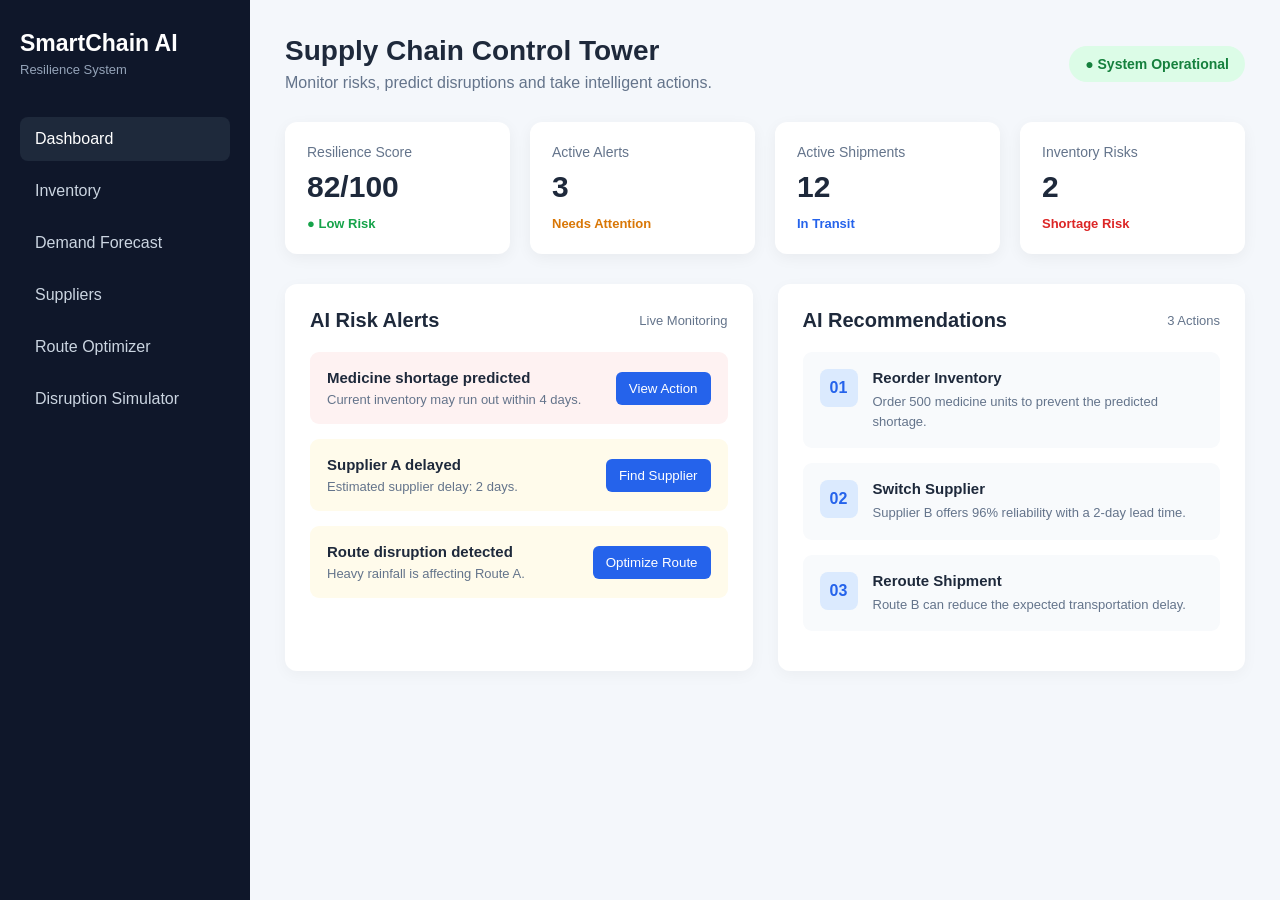
<file: frontend/index.html>
<!DOCTYPE html>
<html lang="en">

<head>
    <meta charset="UTF-8">
    <meta name="viewport" content="width=device-width, initial-scale=1.0">

    <title>SmartChain AI | Supply Chain Control Tower</title>

    <link rel="stylesheet" href="css/style.css">
</head>

<body>

    <!-- SIDEBAR -->
    <aside class="sidebar">

        <div class="logo">
            <h2>SmartChain AI</h2>
            <p>Resilience System</p>
        </div>

        <nav>
            <a href="#" class="active">Dashboard</a>
            <a href="inventory.html">Inventory</a>
            <a href="forecast.html">Demand Forecast</a>
            <a href="suppliers.html">Suppliers</a>
            <a href="route.html">Route Optimizer</a>
            <a href="simulator.html">Disruption Simulator</a>
        </nav>

    </aside>


    <!-- MAIN CONTENT -->
    <main class="main-content">

        <!-- HEADER -->
        <header>

            <div>
                <h1>Supply Chain Control Tower</h1>
                <p>
                    Monitor risks, predict disruptions and take
                    intelligent actions.
                </p>
            </div>

            <div class="system-status">
                ● System Operational
            </div>

        </header>


        <!-- SUMMARY CARDS -->
        <section class="cards">

            <div class="card">
                <p>Resilience Score</p>

                <h2 id="resilienceScore">
                    82/100
                </h2>

                <span class="success">
                    ● Low Risk
                </span>
            </div>


            <div class="card">
                <p>Active Alerts</p>

                <h2 id="activeAlerts">
                    3
                </h2>

                <span class="warning">
                    Needs Attention
                </span>
            </div>


            <div class="card">
                <p>Active Shipments</p>

                <h2 id="shipments">
                    12
                </h2>

                <span class="info">
                    In Transit
                </span>
            </div>


            <div class="card">
                <p>Inventory Risks</p>

                <h2 id="inventoryRisk">
                    2
                </h2>

                <span class="danger">
                    Shortage Risk
                </span>
            </div>

        </section>


        <!-- DASHBOARD CONTENT -->
        <section class="dashboard-grid">

            <!-- RISK ALERTS -->
            <div class="panel">

                <div class="panel-title">
                    <h2>AI Risk Alerts</h2>
                    <span>Live Monitoring</span>
                </div>


                <div class="alert alert-danger">

                    <div>
                        <h3>Medicine shortage predicted</h3>

                        <p>
                            Current inventory may run out
                            within 4 days.
                        </p>
                    </div>

                    <button>
                        View Action
                    </button>

                </div>


                <div class="alert alert-warning">

                    <div>
                        <h3>Supplier A delayed</h3>

                        <p>
                            Estimated supplier delay:
                            2 days.
                        </p>
                    </div>

                    <button>
                        Find Supplier
                    </button>

                </div>


                <div class="alert alert-warning">

                    <div>
                        <h3>Route disruption detected</h3>

                        <p>
                            Heavy rainfall is affecting
                            Route A.
                        </p>
                    </div>

                    <button>
                        Optimize Route
                    </button>

                </div>

            </div>


            <!-- AI RECOMMENDATIONS -->
            <div class="panel">

                <div class="panel-title">
                    <h2>AI Recommendations</h2>
                    <span>3 Actions</span>
                </div>


                <div class="recommendation">

                    <div class="number">01</div>

                    <div>
                        <h3>Reorder Inventory</h3>

                        <p>
                            Order 500 medicine units to
                            prevent the predicted shortage.
                        </p>
                    </div>

                </div>


                <div class="recommendation">

                    <div class="number">02</div>

                    <div>
                        <h3>Switch Supplier</h3>

                        <p>
                            Supplier B offers 96% reliability
                            with a 2-day lead time.
                        </p>
                    </div>

                </div>


                <div class="recommendation">

                    <div class="number">03</div>

                    <div>
                        <h3>Reroute Shipment</h3>

                        <p>
                            Route B can reduce the expected
                            transportation delay.
                        </p>
                    </div>

                </div>

            </div>

        </section>

    </main>


    <script src="js/app.js"></script>

</body>

</html>
</file>
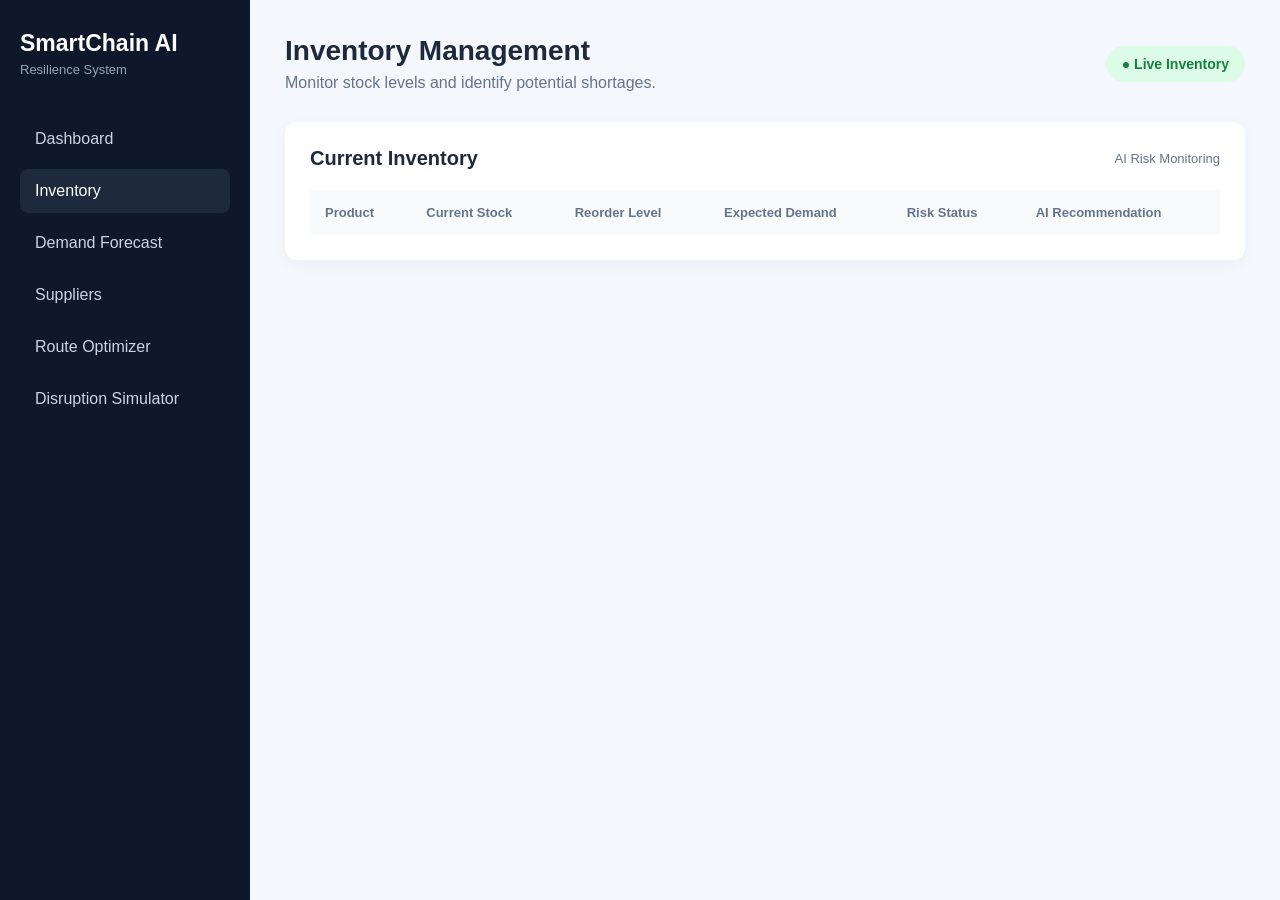
<file: frontend/inventory.html>
<!DOCTYPE html>
<html lang="en">

<head>
    <meta charset="UTF-8">
    <meta name="viewport" content="width=device-width, initial-scale=1.0">
    <title>Inventory | SmartChain AI</title>
    <link rel="stylesheet" href="css/style.css">
</head>

<body>

    <aside class="sidebar">
        <div class="logo">
            <h2>SmartChain AI</h2>
            <p>Resilience System</p>
        </div>

        <nav>
            <a href="index.html">Dashboard</a>
            <a href="inventory.html" class="active">Inventory</a>
            <a href="forecast.html">Demand Forecast</a>
            <a href="suppliers.html">Suppliers</a>
            <a href="route.html">Route Optimizer</a>
            <a href="simulator.html">Disruption Simulator</a>
        </nav>
    </aside>


    <main class="main-content">

        <header>
            <div>
                <h1>Inventory Management</h1>
                <p>Monitor stock levels and identify potential shortages.</p>
            </div>

            <div class="system-status">
                ● Live Inventory
            </div>
        </header>


        <div class="panel">

            <div class="panel-title">
                <h2>Current Inventory</h2>
                <span>AI Risk Monitoring</span>
            </div>

            <div class="table-container">

                <table class="inventory-table">

                    <thead>
                        <tr>
                            <th>Product</th>
                            <th>Current Stock</th>
                            <th>Reorder Level</th>
                            <th>Expected Demand</th>
                            <th>Risk Status</th>
                            <th>AI Recommendation</th>
                        </tr>
                    </thead>

                    <tbody id="inventoryBody">
                        <!-- JavaScript will load inventory here -->
                    </tbody>

                </table>

            </div>

        </div>

    </main>

    <script src="js/inventory.js"></script>

</body>
</html>
</file>
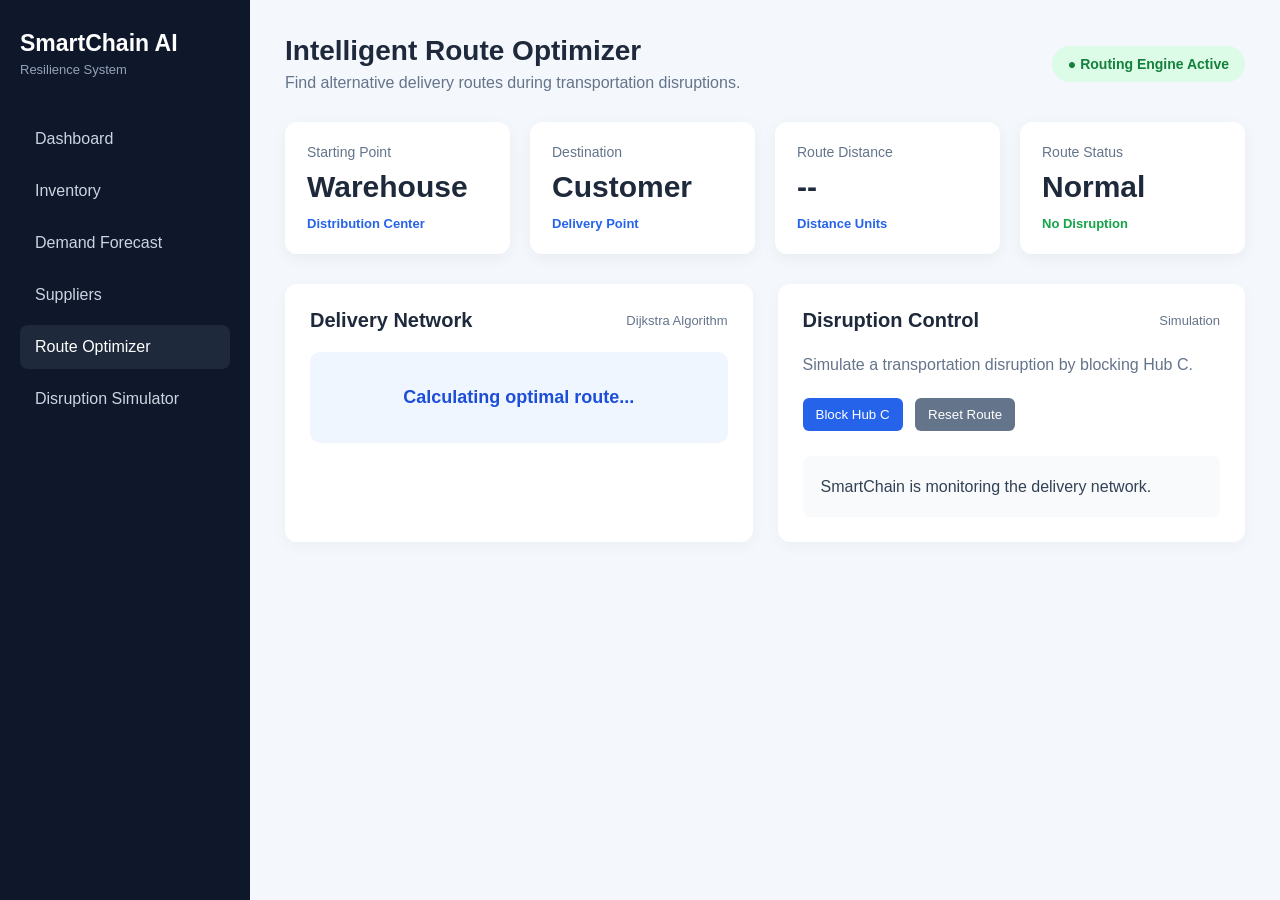
<file: frontend/route.html>
<!DOCTYPE html>
<html lang="en">

<head>

    <meta charset="UTF-8">

    <meta name="viewport"
          content="width=device-width, initial-scale=1.0">

    <title>Route Optimizer | SmartChain AI</title>

    <link rel="stylesheet" href="css/style.css">

</head>

<body>

<aside class="sidebar">

    <div class="logo">
        <h2>SmartChain AI</h2>
        <p>Resilience System</p>
    </div>

    <nav>

        <a href="index.html">Dashboard</a>

        <a href="inventory.html">
            Inventory
        </a>

        <a href="forecast.html">
            Demand Forecast
        </a>

        <a href="suppliers.html">
            Suppliers
        </a>

        <a href="route.html" class="active">
            Route Optimizer
        </a>

        <a href="simulator.html">
            Disruption Simulator
        </a>

    </nav>

</aside>


<main class="main-content">

    <header>

        <div>

            <h1>Intelligent Route Optimizer</h1>

            <p>
                Find alternative delivery routes
                during transportation disruptions.
            </p>

        </div>

        <div class="system-status">
            ● Routing Engine Active
        </div>

    </header>


    <section class="cards">

        <div class="card">

            <p>Starting Point</p>

            <h2>Warehouse</h2>

            <span class="info">
                Distribution Center
            </span>

        </div>


        <div class="card">

            <p>Destination</p>

            <h2>Customer</h2>

            <span class="info">
                Delivery Point
            </span>

        </div>


        <div class="card">

            <p>Route Distance</p>

            <h2 id="routeDistance">
                --
            </h2>

            <span class="info">
                Distance Units
            </span>

        </div>


        <div class="card">

            <p>Route Status</p>

            <h2 id="routeStatus">
                Normal
            </h2>

            <span id="statusText" class="success">
                No Disruption
            </span>

        </div>

    </section>


    <section class="dashboard-grid">

        <div class="panel">

            <div class="panel-title">

                <h2>Delivery Network</h2>

                <span>Dijkstra Algorithm</span>

            </div>


            <div id="routeDisplay"
                 class="route-display">

                Calculating optimal route...

            </div>

        </div>


        <div class="panel">

            <div class="panel-title">

                <h2>Disruption Control</h2>

                <span>Simulation</span>

            </div>


            <p class="route-description">

                Simulate a transportation disruption
                by blocking Hub C.

            </p>


            <button
                class="route-button"
                onclick="simulateDisruption()">

                Block Hub C

            </button>


            <button
                class="reset-button"
                onclick="resetRoute()">

                Reset Route

            </button>


            <div id="routeRecommendation"
                 class="route-recommendation">

                SmartChain is monitoring the
                delivery network.

            </div>

        </div>

    </section>

</main>


<script src="js/route.js"></script>

</body>

</html>
</file>
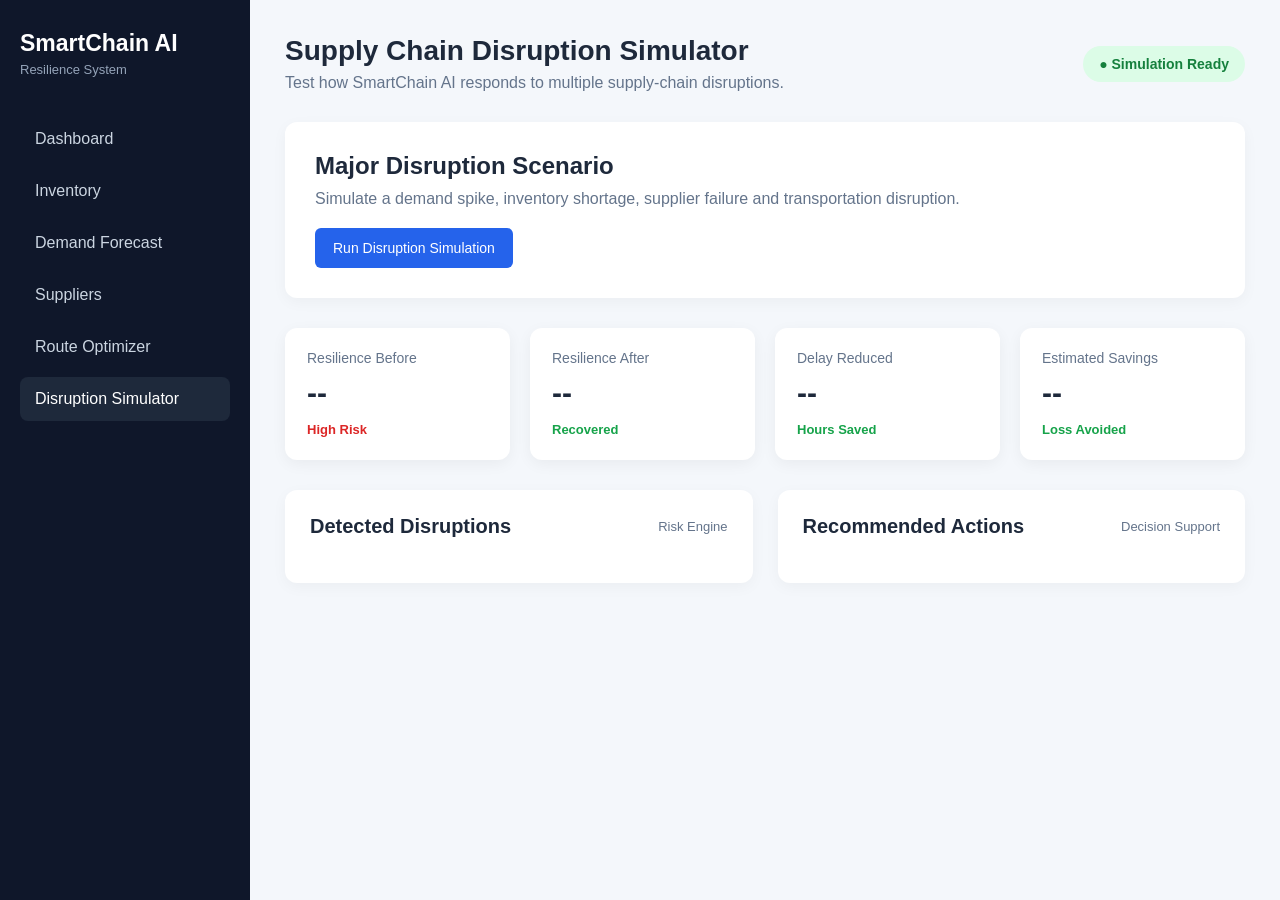
<file: frontend/simulator.html>
<!DOCTYPE html>
<html lang="en">

<head>
    <meta charset="UTF-8">
    <meta name="viewport"
          content="width=device-width, initial-scale=1.0">

    <title>Disruption Simulator | SmartChain AI</title>

    <link rel="stylesheet" href="css/style.css">
</head>

<body>

<aside class="sidebar">

    <div class="logo">
        <h2>SmartChain AI</h2>
        <p>Resilience System</p>
    </div>

    <nav>
        <a href="index.html">Dashboard</a>
        <a href="inventory.html">Inventory</a>
        <a href="forecast.html">Demand Forecast</a>
        <a href="suppliers.html">Suppliers</a>
        <a href="route.html">Route Optimizer</a>

        <a href="simulator.html" class="active">
            Disruption Simulator
        </a>
    </nav>

</aside>


<main class="main-content">

    <header>

        <div>
            <h1>Supply Chain Disruption Simulator</h1>

            <p>
                Test how SmartChain AI responds to multiple
                supply-chain disruptions.
            </p>
        </div>

        <div class="system-status">
            ● Simulation Ready
        </div>

    </header>


    <section class="simulation-start">

        <h2>Major Disruption Scenario</h2>

        <p>
            Simulate a demand spike, inventory shortage,
            supplier failure and transportation disruption.
        </p>

        <button
            class="simulate-button"
            onclick="runSimulation()">

            Run Disruption Simulation

        </button>

    </section>


    <div id="simulationResults"
         class="simulation-results">

        <section class="cards">

            <div class="card">
                <p>Resilience Before</p>
                <h2 id="beforeScore">--</h2>
                <span class="danger">High Risk</span>
            </div>

            <div class="card">
                <p>Resilience After</p>
                <h2 id="afterScore">--</h2>
                <span class="success">Recovered</span>
            </div>

            <div class="card">
                <p>Delay Reduced</p>
                <h2 id="delaySaved">--</h2>
                <span class="success">Hours Saved</span>
            </div>

            <div class="card">
                <p>Estimated Savings</p>
                <h2 id="moneySaved">--</h2>
                <span class="success">Loss Avoided</span>
            </div>

        </section>


        <section class="dashboard-grid">

            <div class="panel">

                <div class="panel-title">
                    <h2>Detected Disruptions</h2>
                    <span>Risk Engine</span>
                </div>

                <div id="disruptionList"></div>

            </div>


            <div class="panel">

                <div class="panel-title">
                    <h2>Recommended Actions</h2>
                    <span>Decision Support</span>
                </div>

                <div id="recommendationList"></div>

            </div>

        </section>

    </div>

</main>


<script src="js/simulator.js"></script>
</body>
</html>
</file>
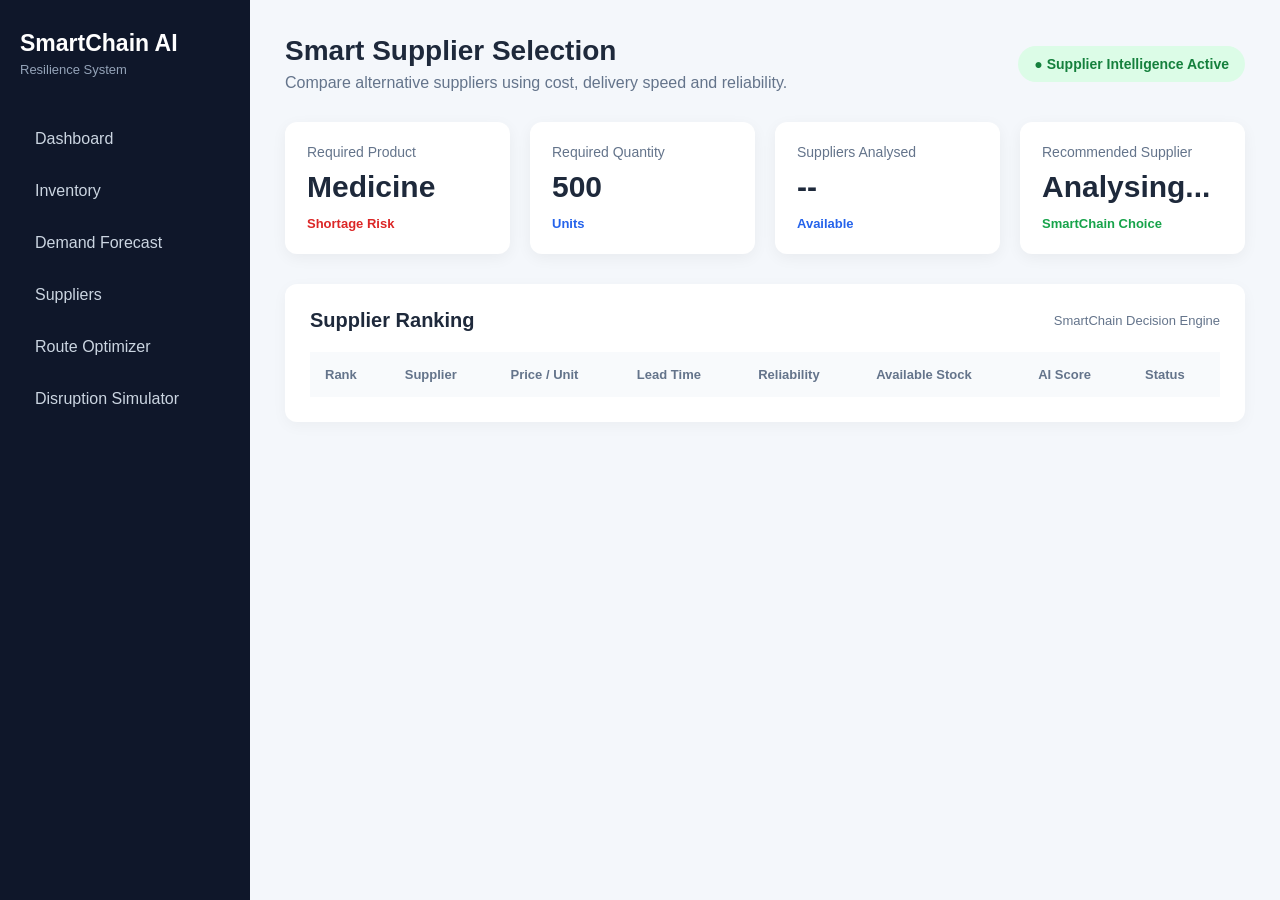
<file: frontend/suppliers.html>
<!DOCTYPE html>
<html lang="en">

<head>
    <meta charset="UTF-8">
    <meta name="viewport" content="width=device-width, initial-scale=1.0">

    <title>Suppliers | SmartChain AI</title>

    <link rel="stylesheet" href="css/style.css">
</head>

<body>

    <aside class="sidebar">

        <div class="logo">
            <h2>SmartChain AI</h2>
            <p>Resilience System</p>
        </div>

        <nav>
            <a href="index.html">Dashboard</a>
            <a href="inventory.html">Inventory</a>
            <a href="forecast.html">Demand Forecast</a>
            <a href="suppliers.html">Suppliers</a>
            <a href="route.html">Route Optimizer</a>
            <a href="simulator.html">Disruption Simulator</a>
        </nav>

    </aside>


    <main class="main-content">

        <header>

            <div>
                <h1>Smart Supplier Selection</h1>

                <p>
                    Compare alternative suppliers using cost,
                    delivery speed and reliability.
                </p>
            </div>

            <div class="system-status">
                ● Supplier Intelligence Active
            </div>

        </header>


        <section class="cards">

            <div class="card">
                <p>Required Product</p>
                <h2>Medicine</h2>
                <span class="danger">Shortage Risk</span>
            </div>

            <div class="card">
                <p>Required Quantity</p>
                <h2>500</h2>
                <span class="info">Units</span>
            </div>

            <div class="card">
                <p>Suppliers Analysed</p>
                <h2 id="supplierCount">--</h2>
                <span class="info">Available</span>
            </div>

            <div class="card">
                <p>Recommended Supplier</p>
                <h2 id="bestSupplier">Analysing...</h2>
                <span class="success">SmartChain Choice</span>
            </div>

        </section>


        <section class="panel">

            <div class="panel-title">
                <h2>Supplier Ranking</h2>
                <span>SmartChain Decision Engine</span>
            </div>

            <div class="table-container">

                <table class="inventory-table">

                    <thead>
                        <tr>
                            <th>Rank</th>
                            <th>Supplier</th>
                            <th>Price / Unit</th>
                            <th>Lead Time</th>
                            <th>Reliability</th>
                            <th>Available Stock</th>
                            <th>AI Score</th>
                            <th>Status</th>
                        </tr>
                    </thead>

                    <tbody id="supplierBody"></tbody>

                </table>

            </div>

        </section>

    </main>


    <script src="js/suppliers.js"></script>

</body>
</html>
</file>
<file: frontend/css/style.css>
* {
    margin: 0;
    padding: 0;
    box-sizing: border-box;
}

body {
    font-family: Arial, sans-serif;
    background: #f4f7fb;
    color: #1e293b;
    display: flex;
    min-height: 100vh;
}

/* SIDEBAR */

.sidebar {
    width: 250px;
    min-height: 100vh;
    background: #0f172a;
    color: white;
    padding: 30px 20px;
}

.logo {
    margin-bottom: 40px;
}

.logo h2 {
    font-size: 23px;
}

.logo p {
    color: #94a3b8;
    font-size: 13px;
    margin-top: 5px;
}

.sidebar nav {
    display: flex;
    flex-direction: column;
    gap: 8px;
}

.sidebar a {
    color: #cbd5e1;
    text-decoration: none;
    padding: 13px 15px;
    border-radius: 8px;
    transition: 0.3s;
}

.sidebar a:hover,
.sidebar a.active {
    background: #1e293b;
    color: white;
}

/* MAIN */

.main-content {
    flex: 1;
    padding: 35px;
}

header {
    display: flex;
    justify-content: space-between;
    align-items: center;
    margin-bottom: 30px;
}

header h1 {
    font-size: 28px;
}

header p {
    color: #64748b;
    margin-top: 7px;
}

.system-status {
    background: #dcfce7;
    color: #15803d;
    padding: 10px 16px;
    border-radius: 20px;
    font-size: 14px;
    font-weight: bold;
}

/* CARDS */

.cards {
    display: grid;
    grid-template-columns: repeat(4, 1fr);
    gap: 20px;
    margin-bottom: 30px;
}

.card {
    background: white;
    padding: 22px;
    border-radius: 12px;
    box-shadow: 0 4px 15px rgba(0, 0, 0, 0.05);
}

.card p {
    color: #64748b;
    font-size: 14px;
}

.card h2 {
    font-size: 30px;
    margin: 10px 0;
}

.card span {
    font-size: 13px;
    font-weight: bold;
}

.success {
    color: #16a34a;
}

.warning {
    color: #d97706;
}

.info {
    color: #2563eb;
}

.danger {
    color: #dc2626;
}

/* DASHBOARD */

.dashboard-grid {
    display: grid;
    grid-template-columns: 1fr 1fr;
    gap: 25px;
}

.panel {
    background: white;
    padding: 25px;
    border-radius: 12px;
    box-shadow: 0 4px 15px rgba(0, 0, 0, 0.04);
}

.panel-title {
    display: flex;
    justify-content: space-between;
    align-items: center;
    margin-bottom: 20px;
}

.panel-title h2 {
    font-size: 20px;
}

.panel-title span {
    color: #64748b;
    font-size: 13px;
}

/* ALERTS */

.alert {
    padding: 17px;
    border-radius: 9px;
    margin-bottom: 15px;

    display: flex;
    justify-content: space-between;
    align-items: center;
    gap: 15px;
}

.alert-danger {
    background: #fef2f2;
}

.alert-warning {
    background: #fffbeb;
}

.alert h3 {
    font-size: 15px;
    margin-bottom: 6px;
}

.alert p {
    color: #64748b;
    font-size: 13px;
}

button {
    border: none;
    background: #2563eb;
    color: white;
    padding: 9px 13px;
    border-radius: 6px;
    cursor: pointer;
    white-space: nowrap;
}

button:hover {
    background: #1d4ed8;
}

/* AI RECOMMENDATIONS */

.recommendation {
    display: flex;
    gap: 15px;
    align-items: flex-start;

    background: #f8fafc;
    padding: 17px;
    border-radius: 9px;
    margin-bottom: 15px;
}

.number {
    min-width: 38px;
    height: 38px;

    display: flex;
    justify-content: center;
    align-items: center;

    background: #dbeafe;
    color: #2563eb;

    border-radius: 8px;
    font-weight: bold;
}

.recommendation h3 {
    font-size: 15px;
    margin-bottom: 6px;
}

.recommendation p {
    color: #64748b;
    font-size: 13px;
    line-height: 1.5;
}

/* RESPONSIVE */

@media (max-width: 1000px) {
    .cards {
        grid-template-columns: repeat(2, 1fr);
    }

    .dashboard-grid {
        grid-template-columns: 1fr;
    }
}

@media (max-width: 650px) {
    body {
        display: block;
    }

    .sidebar {
        width: 100%;
        min-height: auto;
    }

    .main-content {
        padding: 20px;
    }

    header {
        align-items: flex-start;
        gap: 15px;
        flex-direction: column;
    }

    .cards {
        grid-template-columns: 1fr;
    }
}
/* INVENTORY PAGE */

.table-container {
    overflow-x: auto;
}

.inventory-table {
    width: 100%;
    border-collapse: collapse;
}

.inventory-table th {
    text-align: left;
    padding: 15px;
    background: #f8fafc;
    color: #64748b;
    font-size: 13px;
}

.inventory-table td {
    padding: 17px 15px;
    border-bottom: 1px solid #e2e8f0;
    font-size: 14px;
}

.inventory-table tr:hover {
    background: #f8fafc;
}

.risk-safe {
    color: #16a34a;
    font-weight: bold;
}

.risk-medium {
    color: #d97706;
    font-weight: bold;
}

.risk-high {
    color: #dc2626;
    font-weight: bold;
}

.ai-action {
    color: #2563eb;
    font-weight: bold;
}
/* DEMAND FORECAST */

.chart-box {
    width: 100%;
    height: 350px;
}

.forecast-insight {
    margin-top: 25px;
}

.forecast-insight p {
    background: #eff6ff;
    padding: 18px;
    border-radius: 8px;
    line-height: 1.7;
    color: #334155;
}
/* SUPPLIER SELECTION */

.recommended {
    display: inline-block;
    background: #dcfce7;
    color: #15803d;
    padding: 6px 10px;
    border-radius: 15px;
    font-size: 12px;
    font-weight: bold;
}
/* ROUTE OPTIMIZER */

.route-display {
    background: #eff6ff;
    padding: 35px 20px;
    border-radius: 10px;
    text-align: center;
    font-size: 18px;
    font-weight: bold;
    color: #1d4ed8;
    margin-top: 20px;
}

.route-description {
    color: #64748b;
    margin-bottom: 20px;
    line-height: 1.6;
}

.route-button {
    margin-right: 8px;
}

.reset-button {
    background: #64748b;
}

.reset-button:hover {
    background: #475569;
}

.route-recommendation {
    margin-top: 25px;
    padding: 18px;
    background: #f8fafc;
    border-radius: 8px;
    color: #334155;
    line-height: 1.6;
}
/* DISRUPTION SIMULATOR */

.simulation-start {
    background: white;
    padding: 30px;
    border-radius: 12px;
    margin-bottom: 30px;
    box-shadow: 0 4px 15px rgba(0, 0, 0, 0.04);
}

.simulation-start p {
    color: #64748b;
    margin: 10px 0 20px;
}

.simulate-button {
    padding: 12px 18px;
    font-size: 14px;
}

.simulation-alert {
    background: #fef2f2;
    padding: 17px;
    border-radius: 9px;
    margin-bottom: 15px;
}

.simulation-alert h3 {
    margin-bottom: 6px;
}

.simulation-alert p {
    color: #64748b;
    margin-bottom: 8px;
}

.simulation-alert span {
    color: #dc2626;
    font-size: 12px;
    font-weight: bold;
}
</file>
